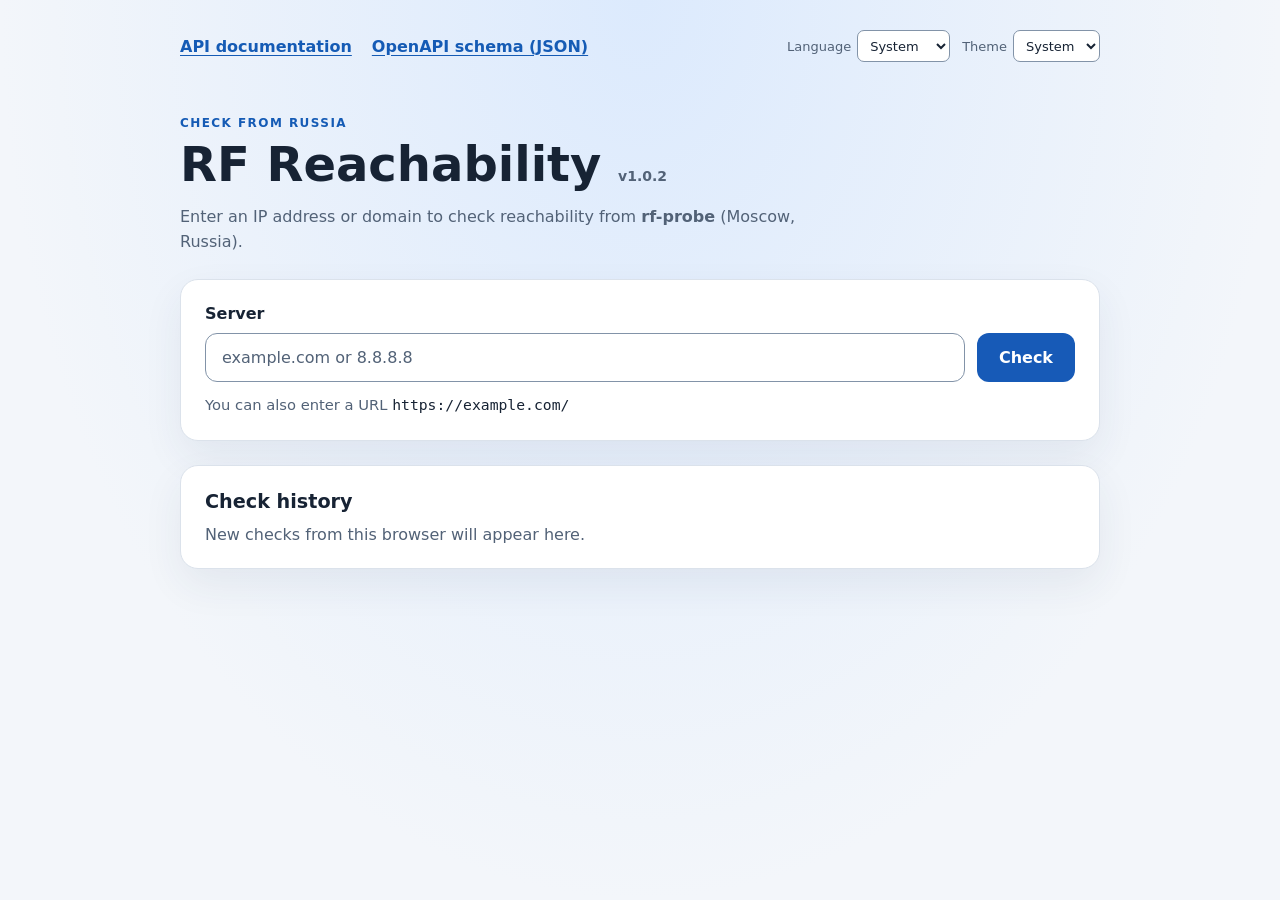
<file: http-cgi/index.html>
<!doctype html>
<html lang="ru">
<head>
  <meta charset="utf-8">
  <meta name="viewport" content="width=device-width, initial-scale=1">
  <title>RF Reachability</title>
  <link rel="stylesheet" href="static/style.css?v=66afb8ff2892">
  <script src="static/app.js?v=eaf81b58bf43" defer></script>
</head>
<body>
  <main class="shell">
    <div class="toolbar">
      <nav class="nav-links" aria-label="API">
        <a href="docs.html" data-i18n="docs">Документация API</a>
        <a href="openapi.json" data-i18n="schema">Схема OpenAPI (JSON)</a>
      </nav>
      <div class="preferences">
        <label for="language">
          <span data-i18n="language">Язык</span>
          <select id="language">
            <option value="system" data-i18n="system">Система</option>
            <option value="en" lang="en">English</option>
            <option value="ru" lang="ru">Русский</option>
          </select>
        </label>
        <label for="theme">
          <span data-i18n="theme">Тема</span>
          <select id="theme">
            <option value="system" data-i18n="system">Система</option>
            <option value="light" data-i18n="light">Светлая</option>
            <option value="dark" data-i18n="dark">Тёмная</option>
          </select>
        </label>
      </div>
    </div>

    <header class="hero">
      <p class="eyebrow" data-i18n="checkFromRussia">Проверка из России</p>
      <h1>RF Reachability <small class="project-version">v1.0.2</small></h1>
      <p class="lead">
        <span data-i18n="lead">Введите IP-адрес или домен, чтобы проверить доступность с хостинга</span>
        <strong>rf-probe</strong> <span data-i18n="location">(Москва, Россия).</span>
      </p>
    </header>

    <section class="panel">
      <form id="check-form" class="check-form" action="check.cgi" method="get">
        <label for="target" data-i18n="server">Сервер</label>
        <div class="row">
          <input
            id="target"
            name="target"
            type="text"
            placeholder="example.com или 8.8.8.8"
            inputmode="url"
            autocomplete="off"
            autocapitalize="off"
            spellcheck="false"
            required
          >
          <button type="submit" id="submit-btn" data-i18n="submit">Проверить</button>
        </div>
        <p class="hint"><span data-i18n="hint">Можно указать URL</span> <code>https://example.com/</code></p>
      </form>
    </section>

    <section id="result" class="panel result hidden" aria-live="polite" tabindex="-1"></section>
    <p id="probe-from" class="probe-from"></p>

    <section id="history" class="panel history" aria-labelledby="history-title">
      <h2 id="history-title" data-i18n="history">История проверок</h2>
      <p id="history-empty" data-i18n="historyEmpty">Здесь появятся результаты новых проверок в этом браузере.</p>
      <ul id="history-list"></ul>
    </section>
  </main>
</body>
</html>
</file>
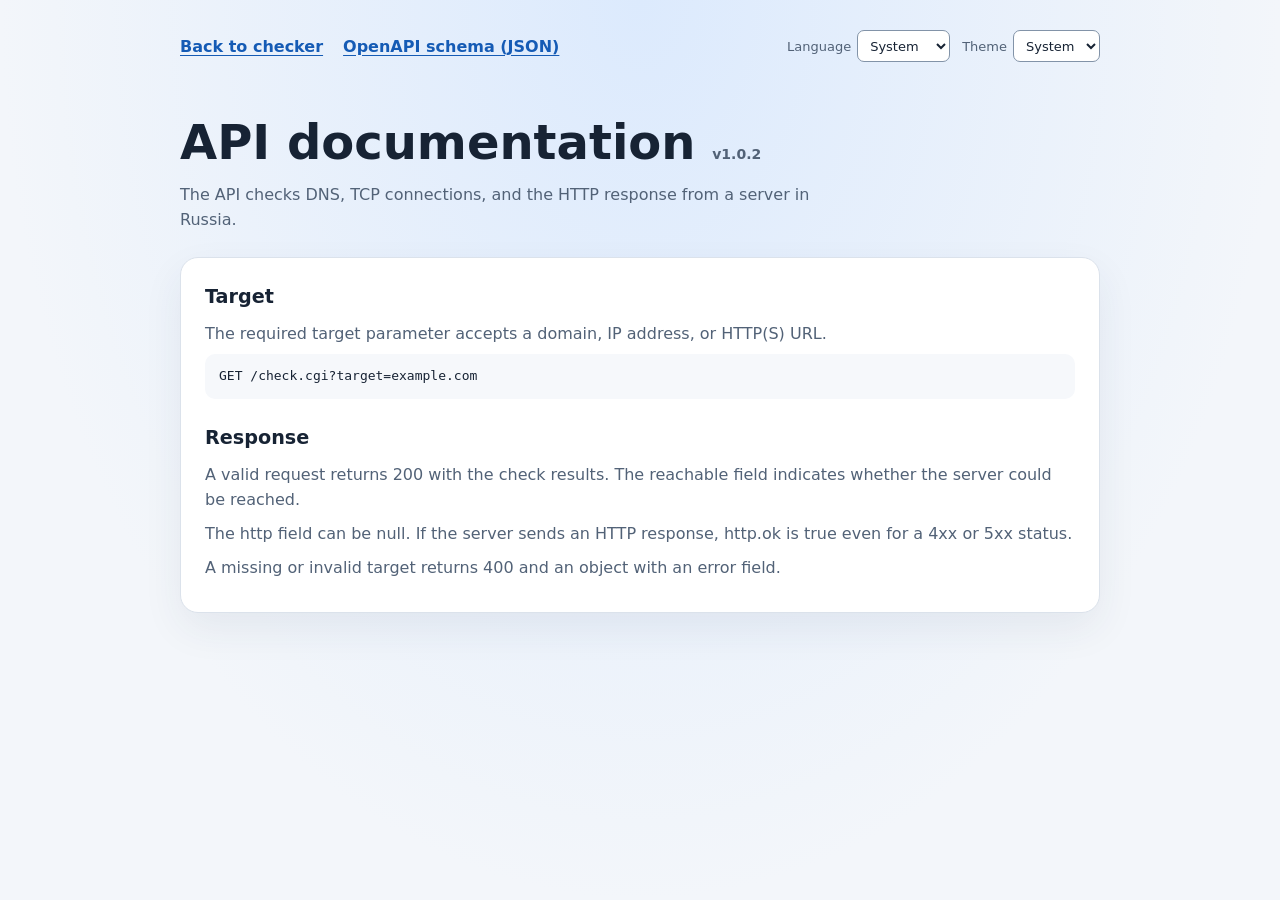
<file: http-cgi/docs.html>
<!doctype html>
<html lang="ru">
<head>
  <meta charset="utf-8">
  <meta name="viewport" content="width=device-width, initial-scale=1">
  <title data-i18n="docs">Документация API</title>
  <link rel="stylesheet" href="static/style.css?v=66afb8ff2892">
  <script src="static/app.js?v=eaf81b58bf43" defer></script>
</head>
<body>
  <main class="shell">
    <div class="toolbar">
      <nav class="nav-links" aria-label="RF Reachability">
        <a href="./" data-i18n="home">На главную</a>
        <a href="openapi.json" data-i18n="schema">Схема OpenAPI (JSON)</a>
      </nav>
      <div class="preferences">
        <label for="language">
          <span data-i18n="language">Язык</span>
          <select id="language">
            <option value="system" data-i18n="system">Система</option>
            <option value="en" lang="en">English</option>
            <option value="ru" lang="ru">Русский</option>
          </select>
        </label>
        <label for="theme">
          <span data-i18n="theme">Тема</span>
          <select id="theme">
            <option value="system" data-i18n="system">Система</option>
            <option value="light" data-i18n="light">Светлая</option>
            <option value="dark" data-i18n="dark">Тёмная</option>
          </select>
        </label>
      </div>
    </div>

    <header class="hero">
      <h1><span data-i18n="docs">Документация API</span> <small class="project-version">v1.0.2</small></h1>
      <p class="lead" data-i18n="docsIntro">API проверяет DNS, соединение с TCP-портами и HTTP-ответ с сервера в России.</p>
    </header>

    <section class="panel docs">
      <h2 data-i18n="request">Запрос</h2>
      <p data-i18n="docsTarget">Обязательный параметр target принимает домен, IP-адрес или HTTP(S)-URL.</p>
      <pre><code>GET /check.cgi?target=example.com</code></pre>

      <h2 data-i18n="response">Ответ</h2>
      <p data-i18n="docsSuccess">При валидном запросе API возвращает 200 и результаты проверок. Поле reachable показывает, удалось ли подтвердить доступность.</p>
      <p data-i18n="docsHttp">Поле http может быть null. Если сервер ответил по HTTP, поле http.ok равно true даже при статусе 4xx или 5xx.</p>
      <p data-i18n="docsError">Если цель не указана или невалидна, API возвращает 400 и объект с полем error.</p>
    </section>
  </main>
</body>
</html>
</file>
<file: http-cgi/static/style.css>
:root {
  color-scheme: light dark;
  --bg: light-dark(#f3f6fa, #0f1419);
  --panel: light-dark(#ffffff, #171d24);
  --surface: light-dark(#f6f8fb, #1b222b);
  --input-bg: light-dark(#ffffff, #0b1015);
  --text: light-dark(#172334, #e7ecf3);
  --muted: light-dark(#526277, #a8b4c4);
  --accent: light-dark(#155bb5, #77b8ff);
  --ok: light-dark(#146544, #5ae1a3);
  --ok-bg: light-dark(#dff5e9, #203a34);
  --warn: light-dark(#75490a, #f6c76a);
  --warn-bg: light-dark(#fff0d2, #413522);
  --bad: light-dark(#a32a37, #ff9a9a);
  --bad-bg: light-dark(#fce9ec, #402b33);
  --border: light-dark(#dbe2eb, #323d4b);
  --control-border: light-dark(#8293a8, #68798e);
  --glow: light-dark(#dceafd, #1b2d42);
  --shadow: 0 16px 40px light-dark(#24395512, #0000003d);
  font-family: "Segoe UI", system-ui, sans-serif;
}

:root[data-theme="light"] { color-scheme: light; }
:root[data-theme="dark"] { color-scheme: dark; }

* { box-sizing: border-box; }

body {
  margin: 0;
  min-height: 100vh;
  background: radial-gradient(ellipse at top, var(--glow), transparent 40rem), var(--bg);
  color: var(--text);
}

:focus-visible {
  outline: 2px solid var(--accent);
  outline-offset: 3px;
}

.shell {
  width: min(920px, calc(100% - 32px));
  margin-inline: auto;
  padding: 24px 0 56px;
}

.toolbar,
.nav-links,
.preferences {
  display: flex;
  align-items: center;
  flex-wrap: wrap;
}

.toolbar {
  gap: 12px 24px;
  justify-content: space-between;
  margin-bottom: clamp(24px, 5vw, 48px);
}

.nav-links { gap: 0 20px; }

.nav-links a {
  display: inline-flex;
  min-height: 44px;
  align-items: center;
  color: var(--accent);
  font-weight: 600;
  text-underline-offset: 0.2em;
}

.preferences { gap: 8px 12px; }

.preferences label {
  display: flex;
  align-items: center;
  gap: 6px;
  color: var(--muted);
  font-size: 0.8125rem;
}

.preferences select {
  min-height: 32px;
  min-width: 0;
  max-width: 100%;
  padding: 4px 8px;
  border: 1px solid var(--control-border);
  border-radius: 7px;
  background: var(--input-bg);
  color: var(--text);
  font: inherit;
}

.project-version { color: var(--muted); font-size: 0.875rem; font-weight: 600; white-space: nowrap; }

.hero h1 {
  margin: 0 0 12px;
  font-size: clamp(2rem, 5vw, 3rem);
  line-height: 1.12;
  overflow-wrap: anywhere;
}

.eyebrow {
  margin: 0 0 8px;
  color: var(--accent);
  text-transform: uppercase;
  letter-spacing: 0.12em;
  font-size: 0.75rem;
  font-weight: 700;
}

.lead {
  margin: 0;
  color: var(--muted);
  line-height: 1.6;
  max-width: 64ch;
  overflow-wrap: anywhere;
}

.panel {
  margin-top: 24px;
  padding: 24px;
  border: 1px solid var(--border);
  border-radius: 18px;
  background: var(--panel);
  box-shadow: var(--shadow);
}

.check-form label {
  display: block;
  margin-bottom: 10px;
  font-weight: 600;
}

.row {
  display: grid;
  grid-template-columns: minmax(0, 1fr) auto;
  gap: 12px;
}

input {
  min-width: 0;
  width: 100%;
  padding: 14px 16px;
  border: 1px solid var(--control-border);
  border-radius: 12px;
  background: var(--input-bg);
  color: var(--text);
  font: inherit;
}

input::placeholder { color: var(--muted); }

button {
  min-height: 48px;
  padding: 10px 22px;
  border: 0;
  border-radius: 12px;
  background: #175ab7;
  color: #ffffff;
  font: inherit;
  font-weight: 700;
  cursor: pointer;
}

button:hover:not(:disabled) { background: #10468f; }

button:disabled {
  opacity: 0.75;
  cursor: wait;
}

.hint {
  margin: 12px 0 0;
  color: var(--muted);
  font-size: 0.92rem;
  line-height: 1.5;
  overflow-wrap: anywhere;
}

code { color: var(--text); }

.result.hidden { display: none; }

.status-badge {
  display: inline-block;
  padding: 8px 12px;
  border-radius: 12px;
  font-weight: 700;
  overflow-wrap: anywhere;
}

.status-badge.ok { background: var(--ok-bg); color: var(--ok); }
.status-badge.warn { background: var(--warn-bg); color: var(--warn); }
.status-badge.bad { background: var(--bad-bg); color: var(--bad); }

.status-note {
  margin: 8px 0 0;
  color: var(--muted);
}

.grid {
  display: grid;
  grid-template-columns: repeat(2, minmax(0, 1fr));
  gap: 12px;
  margin-top: 16px;
}

.card {
  padding: 14px 16px;
  border-radius: 12px;
  border: 1px solid var(--border);
  background: var(--surface);
  overflow-wrap: anywhere;
}

.card h3 {
  margin: 0 0 8px;
  font-size: 1rem;
}

.card p {
  margin: 4px 0;
  color: var(--muted);
  font-size: 0.92rem;
  line-height: 1.45;
}

.card .ok-line { color: var(--ok); }
.card .bad-line { color: var(--bad); }

.result details {
  margin: 6px 0;
  color: var(--muted);
  font-size: 0.85rem;
}

.result summary { cursor: pointer; }

.history h2 {
  margin: 0 0 12px;
  font-size: 1.2rem;
}

.history p {
  margin: 0;
  color: var(--muted);
}

.history ul {
  display: grid;
  gap: 8px;
  margin: 0;
  padding: 0;
  list-style: none;
}

.history button {
  display: grid;
  grid-template-columns: minmax(0, 1fr) auto;
  align-items: baseline;
  gap: 4px 12px;
  width: 100%;
  padding: 10px 12px;
  border: 1px solid var(--border);
  background: var(--surface);
  color: var(--text);
  text-align: start;
  overflow-wrap: anywhere;
}

.history button:hover:not(:disabled),
.history button[aria-current] {
  border-color: var(--accent);
  background: var(--input-bg);
}

.history time,
.history-status {
  color: var(--muted);
  font-size: 0.85rem;
  font-weight: 400;
}

.history-status { grid-column: 1 / -1; }
.history-status.ok { color: var(--ok); }
.history-status.warn { color: var(--warn); }
.history-status.bad { color: var(--bad); }

.probe-from {
  margin: 18px 0 0;
  color: var(--muted);
  font-size: 0.85rem;
  overflow-wrap: anywhere;
}

.probe-from:empty { display: none; }

.docs {
  line-height: 1.6;
  overflow-wrap: anywhere;
}

.docs h2 {
  margin: 24px 0 8px;
  font-size: 1.2rem;
}

.docs h2:first-child { margin-top: 0; }

.docs p {
  margin: 8px 0;
  color: var(--muted);
}

.docs pre {
  margin: 8px 0;
  padding: 12px 14px;
  border-radius: 10px;
  background: var(--surface);
  white-space: pre-wrap;
}

@media (max-width: 640px) {
  .shell { padding-top: 12px; }
  .panel { margin-top: 18px; padding: 16px; }
  .row, .grid { grid-template-columns: minmax(0, 1fr); }
  .preferences label { display: grid; gap: 4px; }
}

@media (pointer: coarse) {
  .preferences select { min-height: 44px; }
}

@media (max-width: 420px) {
  .history button { grid-template-columns: minmax(0, 1fr); }
}
</file>
